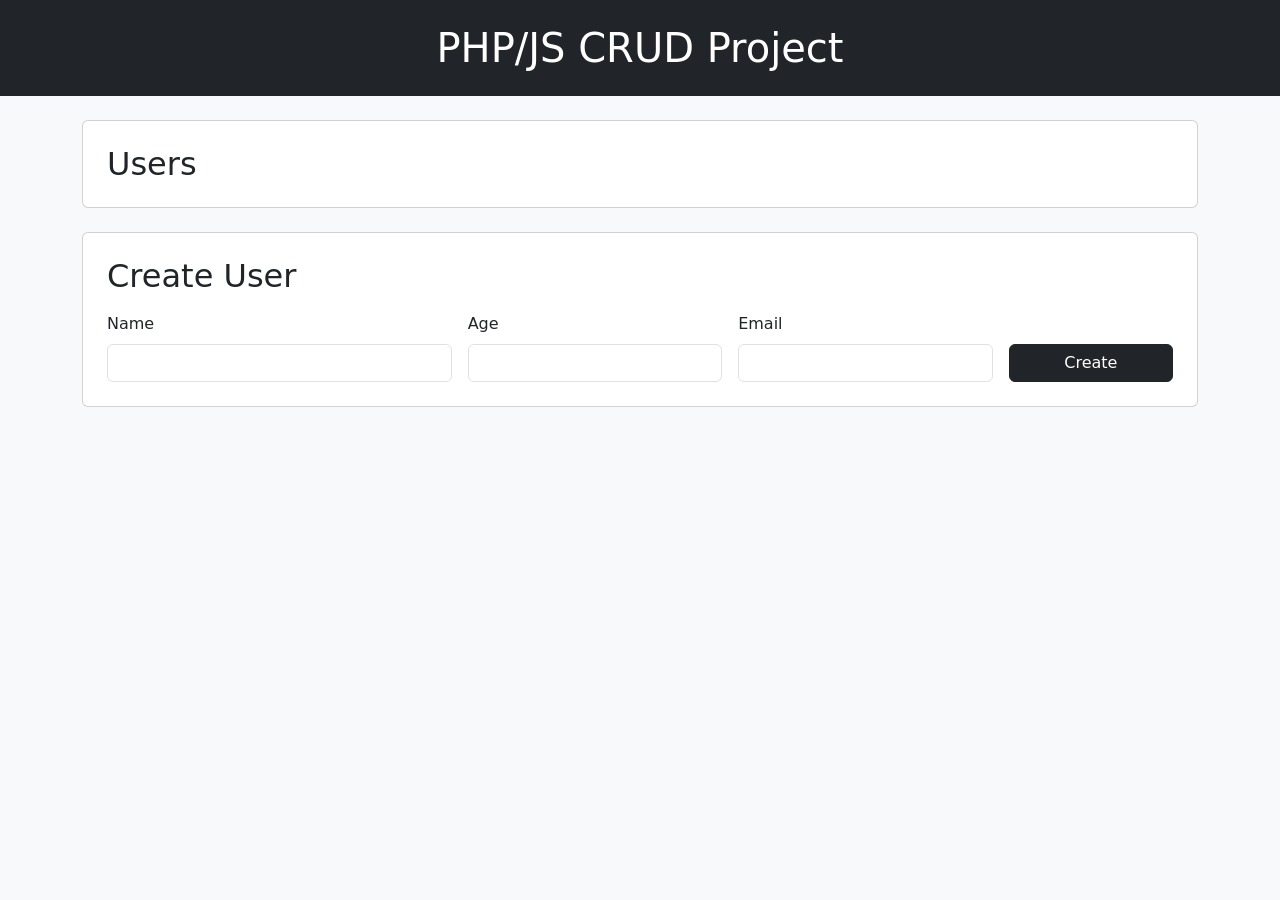
<file: frontend/index.html>
<!DOCTYPE html>
<html lang="en">

<head>
    <meta charset="UTF-8">
    <meta name="viewport" content="width=device-width, initial-scale=1.0">
    <title>CRUD JS Project</title>
    <link rel="stylesheet" href="styles/reset.css">
    <link href="https://cdn.jsdelivr.net/npm/bootstrap@5.3.8/dist/css/bootstrap.min.css" rel="stylesheet"
        integrity="sha384-sRIl4kxILFvY47J16cr9ZwB07vP4J8+LH7qKQnuqkuIAvNWLzeN8tE5YBujZqJLB" crossorigin="anonymous">
    <link rel="stylesheet" href="styles/style.css">
</head>

<body>
    <header class="bg-dark text-white py-4 mb-4">
        <h1 class="text-center m-0">PHP/JS CRUD Project</h1>
    </header>
    <main class="container">
        <section class="card p-4 mb-4">
            <h2 class="mb-3">Users</h2>
            <div class="row g-3" id="users"></div>
        </section>
        <section class="card p-4">
            <h2 class="mb-3" id="form-title">Create User</h2>
            <div id="form-error" class="alert alert-danger d-none" role="alert"></div>
            <form id="create-user-form" class="row g-3 align-items-end">
                <div class="col-md-4">
                    <label for="name" class="form-label">Name</label>
                    <input type="text" class="form-control" id="name" name="name" required>
                </div>
                <div class="col-md-3">
                    <label for="age" class="form-label">Age</label>
                    <input type="number" class="form-control" id="age" name="age" required>
                </div>
                <div class="col-md-3">
                    <label for="email" class="form-label">Email</label>
                    <input type="email" class="form-control" id="email" name="email" required>
                </div>
                <div class="col-md-2 d-flex gap-2">
                    <button type="submit" class="btn btn-dark flex-fill">Create</button>
                    <button type="button" id="cancel-edit" class="btn btn-outline-secondary" style="display:none;">Cancel</button>
                </div>
            </form>
        </section>
    </main>
    <script type="module" src="app.js"></script>
</body>

</html>
</file>
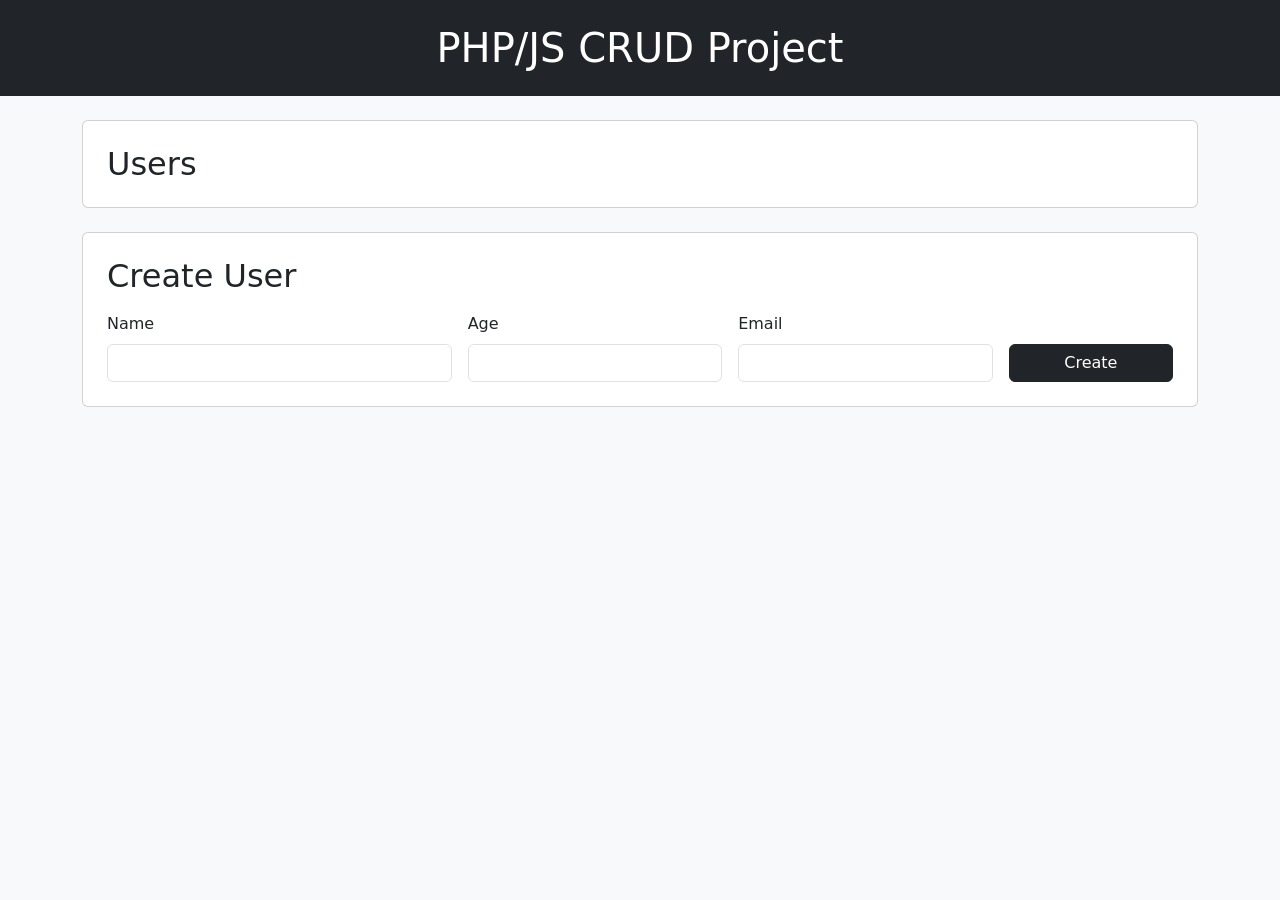
<file: src/index.html>
<!DOCTYPE html>
<html lang="en">

<head>
    <meta charset="UTF-8">
    <meta name="viewport" content="width=device-width, initial-scale=1.0">
    <title>CRUD JS Project</title>
    <link rel="stylesheet" href="styles/reset.css">
    <link href="https://cdn.jsdelivr.net/npm/bootstrap@5.3.8/dist/css/bootstrap.min.css" rel="stylesheet"
        integrity="sha384-sRIl4kxILFvY47J16cr9ZwB07vP4J8+LH7qKQnuqkuIAvNWLzeN8tE5YBujZqJLB" crossorigin="anonymous">
    <link rel="stylesheet" href="styles/style.css">
</head>

<body>
    <header class="bg-dark text-white py-4 mb-4">
        <h1 class="text-center m-0">PHP/JS CRUD Project</h1>
    </header>
    <main class="container">
        <section class="card p-4 mb-4">
            <h2 class="mb-3">Users</h2>
            <div class="row g-3" id="users"></div>
        </section>
        <section class="card p-4">
            <h2 class="mb-3" id="form-title">Create User</h2>
            <div id="form-error" class="alert alert-danger d-none" role="alert"></div>
            <form id="create-user-form" class="row g-3 align-items-end">
                <div class="col-md-4">
                    <label for="name" class="form-label">Name</label>
                    <input type="text" class="form-control" id="name" name="name" required>
                </div>
                <div class="col-md-3">
                    <label for="age" class="form-label">Age</label>
                    <input type="number" class="form-control" id="age" name="age" required>
                </div>
                <div class="col-md-3">
                    <label for="email" class="form-label">Email</label>
                    <input type="email" class="form-control" id="email" name="email" required>
                </div>
                <div class="col-md-2 d-flex gap-2">
                    <button type="submit" class="btn btn-dark flex-fill">Create</button>
                    <button type="button" id="cancel-edit" class="btn btn-outline-secondary"
                        style="display:none;">Cancel</button>
                </div>
            </form>
        </section>
    </main>
    <script type="module" src="app.js"></script>
</body>

</html>
</file>
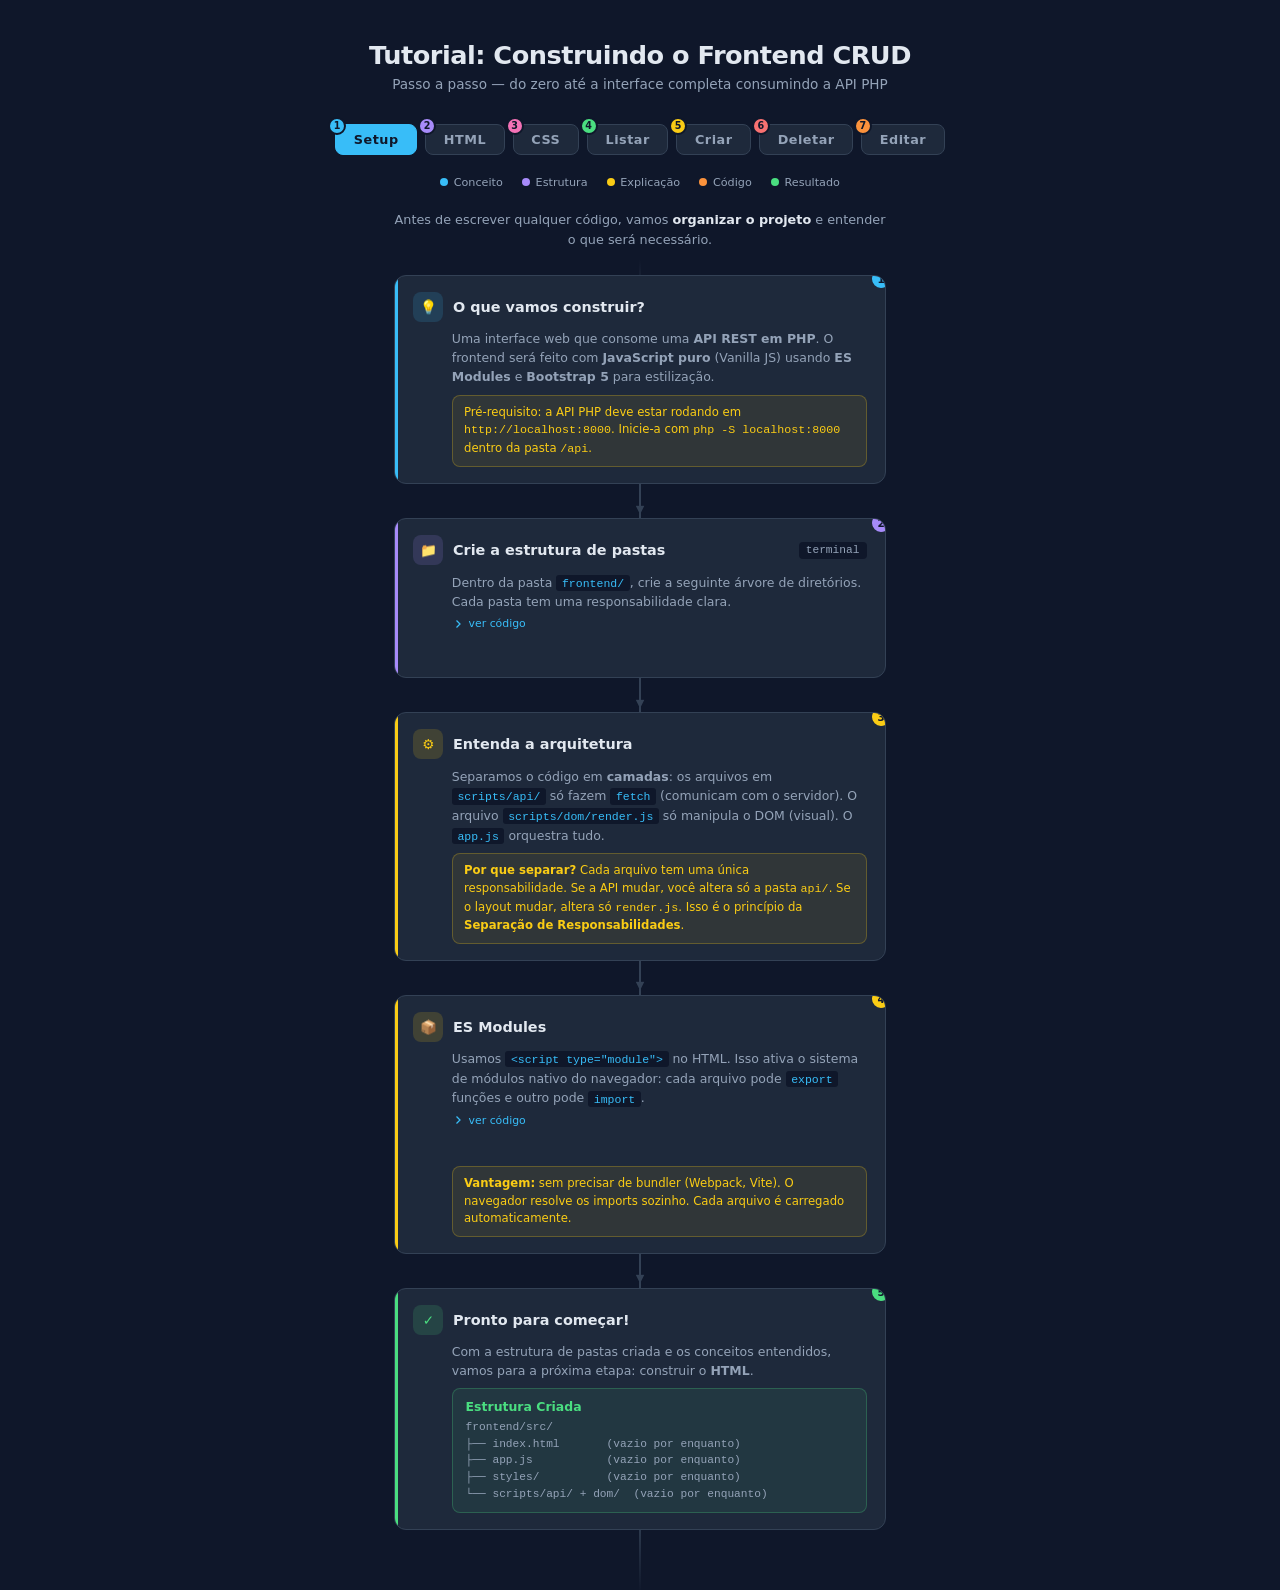
<file: flow.html>
<!DOCTYPE html>
<html lang="pt-BR">

<head>
    <meta charset="UTF-8">
    <meta name="viewport" content="width=device-width, initial-scale=1.0">
    <title>Tutorial — Construindo o Frontend CRUD</title>
    <style>
        * {
            margin: 0;
            padding: 0;
            box-sizing: border-box
        }

        :root {
            --bg: #0f172a;
            --surface: #1e293b;
            --border: #334155;
            --text: #e2e8f0;
            --muted: #94a3b8;
            --accent: #38bdf8;
            --green: #4ade80;
            --yellow: #facc15;
            --red: #f87171;
            --purple: #a78bfa;
            --orange: #fb923c;
            --pink: #f472b6;
        }

        body {
            background: var(--bg);
            color: var(--text);
            font-family: 'Segoe UI', system-ui, sans-serif;
            min-height: 100vh;
            overflow-x: hidden
        }

        header {
            text-align: center;
            padding: 2.5rem 1rem 1rem;
            position: relative
        }

        header h1 {
            font-size: 1.6rem;
            font-weight: 700;
            letter-spacing: -.5px
        }

        header p {
            color: var(--muted);
            font-size: .85rem;
            margin-top: .35rem
        }

        .method-tabs {
            display: flex;
            justify-content: center;
            gap: .5rem;
            padding: 1rem;
            flex-wrap: wrap
        }

        .method-tab {
            padding: .45rem 1.1rem;
            border-radius: 8px;
            border: 1px solid var(--border);
            background: var(--surface);
            color: var(--muted);
            cursor: pointer;
            font-size: .8rem;
            font-weight: 600;
            letter-spacing: .5px;
            transition: all .2s;
            user-select: none;
            position: relative;
        }

        .method-tab:hover {
            border-color: var(--accent);
            color: var(--text)
        }

        .method-tab.active {
            background: var(--accent);
            color: var(--bg);
            border-color: var(--accent)
        }

        .method-tab[data-method="SETUP"] {
            --c: var(--accent)
        }

        .method-tab[data-method="HTML"] {
            --c: var(--purple)
        }

        .method-tab[data-method="CSS"] {
            --c: var(--pink)
        }

        .method-tab[data-method="GET"] {
            --c: var(--green)
        }

        .method-tab[data-method="POST"] {
            --c: var(--yellow)
        }

        .method-tab[data-method="DELETE"] {
            --c: var(--red)
        }

        .method-tab[data-method="EDIT"] {
            --c: var(--orange)
        }

        .method-tab.active {
            background: var(--c);
            border-color: var(--c)
        }

        .tab-number {
            position: absolute;
            top: -8px;
            left: -8px;
            width: 18px;
            height: 18px;
            border-radius: 50%;
            background: var(--accent);
            color: var(--bg);
            font-size: .6rem;
            font-weight: 700;
            display: flex;
            align-items: center;
            justify-content: center;
            border: 2px solid var(--bg);
        }

        .method-tab[data-method="SETUP"] .tab-number {
            background: var(--accent)
        }

        .method-tab[data-method="HTML"] .tab-number {
            background: var(--purple)
        }

        .method-tab[data-method="CSS"] .tab-number {
            background: var(--pink)
        }

        .method-tab[data-method="GET"] .tab-number {
            background: var(--green)
        }

        .method-tab[data-method="POST"] .tab-number {
            background: var(--yellow);
            color: var(--bg)
        }

        .method-tab[data-method="DELETE"] .tab-number {
            background: var(--red)
        }

        .method-tab[data-method="EDIT"] .tab-number {
            background: var(--orange)
        }

        .flow-container {
            max-width: 540px;
            margin: 0 auto;
            padding: 1rem 1.5rem 3rem;
            position: relative;
        }

        .flow-line {
            position: absolute;
            left: 50%;
            top: 0;
            bottom: 0;
            width: 2px;
            background: linear-gradient(to bottom, transparent, var(--border) 80px, var(--border) calc(100% - 80px), transparent);
            transform: translateX(-1px);
            z-index: 0;
        }

        .step {
            position: relative;
            z-index: 1;
            margin-bottom: 1rem;
            opacity: 0;
            transform: translateY(18px);
            transition: opacity .4s ease, transform .4s ease;
        }

        .step.visible {
            opacity: 1;
            transform: translateY(0)
        }

        .step-card {
            background: var(--surface);
            border: 1px solid var(--border);
            border-radius: 12px;
            padding: 1rem 1.15rem;
            position: relative;
            overflow: hidden;
            transition: border-color .25s, box-shadow .25s;
        }

        .step-card:hover {
            border-color: var(--accent);
            box-shadow: 0 0 20px rgba(56, 189, 248, .08)
        }

        .step-card::before {
            content: '';
            position: absolute;
            left: 0;
            top: 0;
            bottom: 0;
            width: 3px;
            background: var(--step-color, var(--accent));
            border-radius: 3px 0 0 3px;
        }

        .step-header {
            display: flex;
            align-items: center;
            gap: .6rem;
            margin-bottom: .45rem
        }

        .step-icon {
            width: 30px;
            height: 30px;
            border-radius: 8px;
            display: flex;
            align-items: center;
            justify-content: center;
            font-size: .85rem;
            flex-shrink: 0;
            background: color-mix(in srgb, var(--step-color, var(--accent)) 15%, transparent);
            color: var(--step-color, var(--accent));
        }

        .step-number {
            position: absolute;
            top: -.45rem;
            right: -.45rem;
            width: 22px;
            height: 22px;
            border-radius: 50%;
            background: var(--step-color, var(--accent));
            color: var(--bg);
            font-size: .65rem;
            font-weight: 700;
            display: flex;
            align-items: center;
            justify-content: center;
            border: 2px solid var(--surface);
        }

        .step-title {
            font-weight: 600;
            font-size: .9rem
        }

        .step-file {
            font-size: .7rem;
            color: var(--muted);
            font-family: 'Fira Code', monospace;
            background: var(--bg);
            padding: .15rem .45rem;
            border-radius: 4px;
            margin-left: auto;
            white-space: nowrap;
        }

        .step-body {
            font-size: .78rem;
            color: var(--muted);
            line-height: 1.55;
            padding-left: 2.4rem
        }

        .step-body code {
            background: var(--bg);
            padding: .1rem .35rem;
            border-radius: 3px;
            font-family: 'Fira Code', monospace;
            font-size: .72rem;
            color: var(--accent);
        }

        .arrow {
            text-align: center;
            position: relative;
            z-index: 1;
            height: 18px;
            display: flex;
            align-items: center;
            justify-content: center;
            color: var(--border);
            font-size: .7rem;
        }

        .step-detail {
            margin-top: .5rem;
            padding: .55rem .7rem;
            background: var(--bg);
            border-radius: 6px;
            font-size: .72rem;
            font-family: 'Fira Code', monospace;
            color: var(--green);
            line-height: 1.6;
            margin-left: 2.4rem;
            white-space: pre-wrap;
            border: 1px solid color-mix(in srgb, var(--step-color, var(--accent)) 20%, transparent);
            max-height: 0;
            overflow: hidden;
            opacity: 0;
            transition: max-height .35s ease, opacity .3s ease, margin-top .3s ease;
        }

        .step-detail.open {
            max-height: 3400px;
            opacity: 1
        }

        .toggle-detail {
            display: inline-flex;
            align-items: center;
            gap: .3rem;
            font-size: .68rem;
            color: var(--accent);
            cursor: pointer;
            margin-top: .35rem;
            margin-left: 2.4rem;
            user-select: none;
            transition: color .2s;
        }

        .toggle-detail:hover {
            color: var(--text)
        }

        .toggle-detail svg {
            width: 12px;
            height: 12px;
            transition: transform .25s
        }

        .toggle-detail.open svg {
            transform: rotate(90deg)
        }

        .response-box {
            margin-top: .5rem;
            padding: .6rem .8rem;
            border-radius: 8px;
            background: color-mix(in srgb, var(--green) 8%, var(--surface));
            border: 1px solid color-mix(in srgb, var(--green) 25%, transparent);
            margin-left: 2.4rem;
        }

        .response-box .status {
            font-weight: 700;
            font-size: .78rem;
            color: var(--green)
        }

        .response-box pre {
            font-size: .7rem;
            font-family: 'Fira Code', monospace;
            color: var(--muted);
            margin-top: .3rem;
            line-height: 1.5;
            white-space: pre-wrap;
        }

        .tip-box {
            margin-top: .5rem;
            padding: .5rem .7rem;
            border-radius: 8px;
            background: color-mix(in srgb, var(--yellow) 8%, var(--surface));
            border: 1px solid color-mix(in srgb, var(--yellow) 25%, transparent);
            margin-left: 2.4rem;
            font-size: .73rem;
            color: var(--yellow);
            line-height: 1.5;
        }

        .tip-box strong {
            color: var(--yellow)
        }

        .legend {
            display: flex;
            justify-content: center;
            gap: 1.2rem;
            padding: .8rem;
            flex-wrap: wrap;
            margin-top: -.5rem;
            margin-bottom: .5rem;
        }

        .legend-item {
            display: flex;
            align-items: center;
            gap: .35rem;
            font-size: .7rem;
            color: var(--muted)
        }

        .legend-dot {
            width: 8px;
            height: 8px;
            border-radius: 50%
        }

        .section-intro {
            max-width: 540px;
            margin: 0 auto;
            padding: 0 1.5rem .5rem;
            font-size: .8rem;
            color: var(--muted);
            line-height: 1.6;
            text-align: center;
        }

        .section-intro strong {
            color: var(--text)
        }

        @media(max-width:560px) {
            .flow-container {
                padding: 1rem
            }

            .step-file {
                display: none
            }
        }
    </style>
</head>

<body>

    <header>
        <h1>Tutorial: Construindo o Frontend CRUD</h1>
        <p>Passo a passo — do zero até a interface completa consumindo a API PHP</p>
    </header>

    <div class="method-tabs" id="tabs">
        <div class="method-tab active" data-method="SETUP"><span class="tab-number">1</span>Setup</div>
        <div class="method-tab" data-method="HTML"><span class="tab-number">2</span>HTML</div>
        <div class="method-tab" data-method="CSS"><span class="tab-number">3</span>CSS</div>
        <div class="method-tab" data-method="GET"><span class="tab-number">4</span>Listar</div>
        <div class="method-tab" data-method="POST"><span class="tab-number">5</span>Criar</div>
        <div class="method-tab" data-method="DELETE"><span class="tab-number">6</span>Deletar</div>
        <div class="method-tab" data-method="EDIT"><span class="tab-number">7</span>Editar</div>
    </div>

    <div class="legend">
        <div class="legend-item">
            <div class="legend-dot" style="background:var(--accent)"></div> Conceito
        </div>
        <div class="legend-item">
            <div class="legend-dot" style="background:var(--purple)"></div> Estrutura
        </div>
        <div class="legend-item">
            <div class="legend-dot" style="background:var(--yellow)"></div> Explicação
        </div>
        <div class="legend-item">
            <div class="legend-dot" style="background:var(--orange)"></div> Código
        </div>
        <div class="legend-item">
            <div class="legend-dot" style="background:var(--green)"></div> Resultado
        </div>
    </div>

    <div class="section-intro" id="intro"></div>

    <div class="flow-container">
        <div class="flow-line"></div>
        <div id="flow"></div>
    </div>

    <script>
        const bt = String.fromCharCode(96);
        const flows = {

            // ═══════════════════════════════════════
            // ETAPA 1 — SETUP
            // ═══════════════════════════════════════
            SETUP: {
                intro: 'Antes de escrever qualquer código, vamos <strong>organizar o projeto</strong> e entender o que será necessário.',
                steps: [
                    {
                        icon: '&#128161;', title: 'O que vamos construir?', file: '',
                        color: 'var(--accent)',
                        body: 'Uma interface web que consome uma <strong>API REST em PHP</strong>. O frontend será feito com <strong>JavaScript puro</strong> (Vanilla JS) usando <strong>ES Modules</strong> e <strong>Bootstrap 5</strong> para estilização.',
                        tip: 'Pré-requisito: a API PHP deve estar rodando em <code>http://localhost:8000</code>. Inicie-a com <code>php -S localhost:8000</code> dentro da pasta <code>/api</code>.',
                    },
                    {
                        icon: '&#128193;', title: 'Crie a estrutura de pastas', file: 'terminal',
                        color: 'var(--purple)',
                        body: 'Dentro da pasta <code>frontend/</code>, crie a seguinte árvore de diretórios. Cada pasta tem uma responsabilidade clara.',
                        detail: `frontend/\n└── src/\n    ├── index.html          ← página principal\n    ├── app.js              ← orquestrador (imports + lógica)\n    ├── styles/\n    │   ├── reset.css        ← CSS reset moderno\n    │   └── style.css        ← estilos personalizados\n    └── scripts/\n        ├── api/\n        │   ├── read.js      ← GET (listar)\n        │   ├── create.js    ← POST (criar)\n        │   ├── update.js    ← PUT + PATCH (editar)\n        │   └── delete.js    ← DELETE (deletar)\n        └── dom/\n            └── render.js    ← renderização dos cards`,
                    },
                    {
                        icon: '&#9881;', title: 'Entenda a arquitetura', file: '',
                        color: 'var(--yellow)',
                        body: 'Separamos o código em <strong>camadas</strong>: os arquivos em <code>scripts/api/</code> só fazem <code>fetch</code> (comunicam com o servidor). O arquivo <code>scripts/dom/render.js</code> só manipula o DOM (visual). O <code>app.js</code> orquestra tudo.',
                        tip: '<strong>Por que separar?</strong> Cada arquivo tem uma única responsabilidade. Se a API mudar, você altera só a pasta <code>api/</code>. Se o layout mudar, altera só <code>render.js</code>. Isso é o princípio da <strong>Separação de Responsabilidades</strong>.',
                    },
                    {
                        icon: '&#128230;', title: 'ES Modules', file: '',
                        color: 'var(--yellow)',
                        body: 'Usamos <code>&lt;script type="module"&gt;</code> no HTML. Isso ativa o sistema de módulos nativo do navegador: cada arquivo pode <code>export</code> funções e outro pode <code>import</code>.',
                        detail: `// create.js exporta uma função:\nexport async function createUser(apiUrl, data) { ... }\n\n// app.js importa ela:\nimport { createUser } from './scripts/api/create.js';`,
                        tip: '<strong>Vantagem:</strong> sem precisar de bundler (Webpack, Vite). O navegador resolve os imports sozinho. Cada arquivo é carregado automaticamente.',
                    },
                    {
                        icon: '&#10003;', title: 'Pronto para começar!', file: '',
                        color: 'var(--green)',
                        body: 'Com a estrutura de pastas criada e os conceitos entendidos, vamos para a próxima etapa: construir o <strong>HTML</strong>.',
                        response: { status: 'Estrutura Criada', body: 'frontend/src/\n├── index.html       (vazio por enquanto)\n├── app.js           (vazio por enquanto)\n├── styles/          (vazio por enquanto)\n└── scripts/api/ + dom/  (vazio por enquanto)' },
                    },
                ],
            },

            // ═══════════════════════════════════════
            // ETAPA 2 — HTML
            // ═══════════════════════════════════════
            HTML: {
                intro: 'Vamos construir o <strong>index.html</strong> — a estrutura visual da aplicação usando Bootstrap 5.',
                steps: [
                    {
                        icon: '&#128196;', title: 'Esqueleto do HTML', file: 'index.html',
                        color: 'var(--accent)',
                        body: 'Comece com a estrutura básica: <code>&lt;!DOCTYPE html&gt;</code>, meta tags, e os links para CSS. Usamos <strong>3 folhas de estilo</strong> em ordem específica.',
                        detail: `<!DOCTYPE html>\n<html lang="en">\n<head>\n  <meta charset="UTF-8">\n  <meta name="viewport"\n    content="width=device-width, initial-scale=1.0">\n  <title>CRUD JS Project<\/title>\n\n  <!-- 1. Nosso reset primeiro -->\n  <link rel="stylesheet" href="styles/reset.css">\n\n  <!-- 2. Bootstrap via CDN -->\n  <link href="https://cdn.jsdelivr.net/npm/\n    bootstrap@5.3.8/dist/css/bootstrap.min.css"\n    rel="stylesheet">\n\n  <!-- 3. Nosso CSS por último (sobrescreve) -->\n  <link rel="stylesheet" href="styles/style.css">\n<\/head>\n<body>\n  <!-- conteúdo aqui -->\n<\/body>\n<\/html>`,
                        tip: '<strong>Ordem importa!</strong> O reset.css normaliza o comportamento padrão, o Bootstrap adiciona os componentes, e o style.css permite que você sobrescreva o que precisar.',
                    },
                    {
                        icon: '&#9776;', title: 'Header da página', file: 'index.html',
                        color: 'var(--purple)',
                        body: 'Adicione um cabeçalho escuro com o título do projeto usando classes do Bootstrap.',
                        detail: `<body>\n  <header class="bg-dark text-white py-4 mb-4">\n    <h1 class="text-center m-0">PHP/JS CRUD Project<\/h1>\n  <\/header>\n\n  <main class="container">\n    <!-- seções aqui -->\n  <\/main>\n<\/body>`,
                    },
                    {
                        icon: '&#127922;', title: 'Seção de usuários (cards)', file: 'index.html',
                        color: 'var(--purple)',
                        body: 'Crie um card com uma <code>&lt;div id="users"&gt;</code> vazia. É aqui que o JavaScript vai inserir os cards de cada usuário dinamicamente.',
                        detail: `<main class="container">\n  <section class="card p-4 mb-4">\n    <h2 class="mb-3">Users</h2>\n    <div class="row g-3" id="users">\n      <!-- cards serão inseridos pelo JS -->\n    </div>\n  </section>\n\n  <!-- formulário vem aqui -->\n</main>`,
                        tip: '<strong>id="users"</strong> é essencial — o JavaScript usa esse id para encontrar onde inserir os cards. A classe <code>row g-3</code> cria um grid responsivo do Bootstrap.',
                    },
                    {
                        icon: '&#9998;', title: 'Formulário de criação', file: 'index.html',
                        color: 'var(--purple)',
                        body: 'Adicione o formulário com 3 campos (<code>name</code>, <code>age</code>, <code>email</code>), um botão de submit e um botão Cancel (inicialmente escondido, usado na edição).',
                        detail: `<section class="card p-4">\n  <h2 class="mb-3" id="form-title">Create User</h2>\n\n  <!-- Alerta de erro (escondido por padrão) -->\n  <div id="form-error"\n    class="alert alert-danger d-none"\n    role="alert"></div>\n\n  <form id="create-user-form"\n    class="row g-3 align-items-end">\n\n    <div class="col-md-4">\n      <label for="name" class="form-label">Name</label>\n      <input type="text" class="form-control"\n        id="name" name="name" required>\n    </div>\n\n    <div class="col-md-3">\n      <label for="age" class="form-label">Age</label>\n      <input type="number" class="form-control"\n        id="age" name="age" required>\n    </div>\n\n    <div class="col-md-3">\n      <label for="email" class="form-label">Email</label>\n      <input type="email" class="form-control"\n        id="email" name="email" required>\n    </div>\n\n    <div class="col-md-2 d-flex gap-2">\n      <button type="submit"\n        class="btn btn-dark flex-fill">Create</button>\n      <button type="button" id="cancel-edit"\n        class="btn btn-outline-secondary"\n        style="display:none;">Cancel</button>\n    </div>\n  </form>\n</section>`,
                        tip: '<strong>IDs importantes:</strong> <code>form-title</code> muda de "Create" para "Edit". <code>form-error</code> mostra erros da API. <code>cancel-edit</code> fica escondido até entrar no modo de edição.',
                    },
                    {
                        icon: '&#9889;', title: 'Carregue o app.js como module', file: 'index.html',
                        color: 'var(--orange)',
                        body: 'Antes de fechar o <code>&lt;/body&gt;</code>, adicione o script principal. O <code>type="module"</code> ativa ES Modules e garante que o script execute após o DOM estar pronto.',
                        detail: `  <!-- Antes de <\/body> -->\n  <script type="module" src="app.js"><\/script>\n<\/body>\n<\/html>`,
                        tip: 'Scripts do tipo <code>module</code> são automaticamente <strong>defer</strong> — executam após o HTML ser parseado. Por isso não precisamos de <code>DOMContentLoaded</code> para os imports, mas usamos para a renderização inicial.',
                    },
                    {
                        icon: '&#10003;', title: 'HTML completo!', file: '',
                        color: 'var(--green)',
                        body: 'O HTML está pronto. Se abrir no navegador agora, vai ver o layout com header, card vazio e formulário — mas sem funcionalidade ainda.',
                        response: { status: 'Visual base pronto', body: '┌──────────────────────────────────┐\n│      PHP/JS CRUD Project         │\n├──────────────────────────────────┤\n│  Users                           │\n│  (vazio — JS ainda não roda)     │\n│  ──────────────────────────────  │\n│  Name [___] Age [__] Email [___] │\n│  [Create]                        │\n└──────────────────────────────────┘' },
                    },
                ],
            },

            // ═══════════════════════════════════════
            // ETAPA 3 — CSS
            // ═══════════════════════════════════════
            CSS: {
                intro: 'Dois arquivos CSS pequenos mas importantes: um <strong>reset moderno</strong> e os <strong>estilos customizados</strong>.',
                steps: [
                    {
                        icon: '&#128161;', title: 'Por que usar um CSS Reset?', file: '',
                        color: 'var(--accent)',
                        body: 'Cada navegador tem estilos padrão diferentes (margens, fontes, tamanhos). O reset normaliza tudo para que seu CSS funcione de forma consistente em qualquer browser.',
                    },
                    {
                        icon: '&#127912;', title: 'Crie o reset.css', file: 'styles/reset.css',
                        color: 'var(--orange)',
                        body: 'Um reset moderno e completo. Cada regra resolve um problema específico de inconsistência entre navegadores.',
                        detail: `/* 1. Box-sizing intuitivo */\n*, *::before, *::after {\n  box-sizing: border-box;\n}\n\n/* 2. Remove margens padrão */\n*:not(dialog) {\n  margin: 0;\n}\n\n/* 3. Animações respeitam preferência do SO */\n@media (prefers-reduced-motion: no-preference) {\n  html {\n    interpolate-size: allow-keywords;\n  }\n}\n\nbody {\n  /* 4. Line-height acessível */\n  line-height: 1.5;\n  /* 5. Texto mais nítido */\n  -webkit-font-smoothing: antialiased;\n}\n\n/* 6. Imagens e mídias responsivas */\nimg, picture, video, canvas, svg {\n  display: block;\n  max-width: 100%;\n}\n\n/* 7. Inputs herdam a fonte do pai */\ninput, button, textarea, select {\n  font: inherit;\n}\n\n/* 8. Textos não vazam do container */\np, h1, h2, h3, h4, h5, h6 {\n  overflow-wrap: break-word;\n}\n\n/* 9. Quebra de linha inteligente */\np { text-wrap: pretty; }\nh1, h2, h3, h4, h5, h6 { text-wrap: balance; }\n\n/* 10. Contexto de stacking */\n#root, #__next { isolation: isolate; }\n\nul { list-style: none; margin: 0; padding: 0; }`,
                        tip: 'Esse reset é baseado no "Modern CSS Reset" de Josh Comeau — uma referência popular na comunidade frontend.',
                    },
                    {
                        icon: '&#127912;', title: 'Crie o style.css', file: 'styles/style.css',
                        color: 'var(--orange)',
                        body: 'Apenas duas propriedades! O Bootstrap cuida de quase tudo. Só precisamos garantir que o body ocupe a tela toda e tenha o fundo cinza claro.',
                        detail: `body {\n  min-height: 100vh;\n  background-color: #f8f9fa;\n}`,
                        tip: '<strong>Menos é mais.</strong> Como usamos Bootstrap, nosso CSS customizado é mínimo. O <code>#f8f9fa</code> é o cinza clarinho que o Bootstrap usa como <code>bg-light</code>.',
                    },
                    {
                        icon: '&#10003;', title: 'CSS pronto!', file: '',
                        color: 'var(--green)',
                        body: 'Com o reset e o style.css, o visual base está sólido. Agora vamos dar vida à página com <strong>JavaScript</strong>!',
                    },
                ],
            },

            // ═══════════════════════════════════════
            // ETAPA 4 — GET (LISTAR)
            // ═══════════════════════════════════════
            GET: {
                intro: 'A primeira funcionalidade: <strong>buscar os usuários na API e exibi-los como cards</strong>. Começamos pelo mais simples e construímos a base para tudo que vem depois.',
                steps: [
                    {
                        icon: '&#128161;', title: 'O plano', file: '',
                        color: 'var(--accent)',
                        body: 'Precisamos de 3 coisas: (1) uma função que faça <code>GET</code> na API, (2) uma função que transforme os dados em cards HTML, e (3) um gatilho que chame tudo quando a página carregar.',
                    },
                    {
                        icon: '&#8644;', title: 'Crie read.js — buscar dados', file: 'scripts/api/read.js',
                        color: 'var(--orange)',
                        body: 'Este é o arquivo mais simples da camada de API. Faz um <code>fetch</code> GET (método padrão), converte para JSON e retorna a lista de usuários.',
                        detail: `export async function getUsers(apiUrl) {\n  const response = await fetch(apiUrl);\n  const data = await response.json();\n\n  if (!response.ok) {\n    throw new Error(\n      data.error || 'Failed to fetch users'\n    );\n  }\n\n  return data.users;\n}`,
                        tip: '<strong>export</strong> torna a função disponível para outros arquivos importarem. <strong>async/await</strong> permite escrever código assíncrono de forma legível. <strong>response.ok</strong> é <code>true</code> se o status HTTP for 200-299.',
                    },
                    {
                        icon: '&#9776;', title: 'Crie render.js — exibir cards', file: 'scripts/dom/render.js',
                        color: 'var(--orange)',
                        body: 'Este arquivo cuida da parte visual. Importa <code>getUsers</code>, busca os dados e cria um card Bootstrap para cada usuário. Também mantém um <strong>cache</strong> da lista.',
                        detail: `import { getUsers } from '../api/read.js';\n\nlet usersCache = [];\n\nexport function findUserById(id) {\n  return usersCache.find(\n    (user) => user.id === id\n  );\n}\n\nexport async function renderUsers(apiUrl) {\n  const users = await getUsers(apiUrl);\n  usersCache = users;\n\n  const usersSection =\n    document.getElementById('users');\n\n  if (users.length === 0) {\n    usersSection.innerHTML =\n      '<p class="text-muted">No users found.</p>';\n    return;\n  }\n\n  usersSection.innerHTML = '';\n\n  users.forEach((user) => {\n    const userDiv = document.createElement('div');\n    userDiv.classList.add('col-md-3');\n\n    userDiv.innerHTML = ${bt}\n      <div class="card user-card h-100"\n           id="\${user.id}">\n        <div class="card-body">\n          <h5 class="card-title">\n            \${user.name}\n          </h5>\n          <p class="card-text mb-1">\n            <strong>Age:</strong> \${user.age}\n          </p>\n          <p class="card-text">\n            <strong>Email:</strong> \${user.email}\n          </p>\n        </div>\n        <div class="card-footer d-flex gap-2">\n          <button data-action="edit">Edit</button>\n          <button data-action="delete">Delete</button>\n        </div>\n      </div>\n    ${bt};\n\n    usersSection.appendChild(userDiv);\n  });\n}`,
                    },
                    {
                        icon: '&#128161;', title: 'Entenda o usersCache', file: 'render.js',
                        color: 'var(--yellow)',
                        body: 'O <code>usersCache</code> guarda a última lista buscada. A função <code>findUserById()</code> faz lookup local — sem precisar chamar a API de novo. Será usada na edição e deleção.',
                        tip: '<strong>data-action="edit"</strong> e <strong>data-action="delete"</strong> nos botões são atributos customizados. Vamos usá-los mais tarde para detectar qual botão foi clicado via <strong>delegação de eventos</strong>.',
                    },
                    {
                        icon: '&#9733;', title: 'Primeira parte do app.js', file: 'app.js',
                        color: 'var(--orange)',
                        body: 'Agora conectamos tudo. Por enquanto, o <code>app.js</code> só precisa importar <code>renderUsers</code> e chamar quando a página carregar. <strong>Não escreva o arquivo inteiro ainda</strong> — vamos adicionar aos poucos.',
                        detail: `import { renderUsers } from\n  './scripts/dom/render.js';\n\nconst apiUrl =\n  'http://localhost:8000/api/users';\n\n// Quando o DOM estiver pronto, renderiza\ndocument.addEventListener(\n  'DOMContentLoaded',\n  () => renderUsers(apiUrl)\n);`,
                        tip: '<strong>DOMContentLoaded</strong> dispara quando o HTML foi parseado (sem esperar imagens/CSS). É o momento seguro para manipular o DOM.',
                    },
                    {
                        icon: '&#10003;', title: 'Teste no navegador!', file: '',
                        color: 'var(--green)',
                        body: 'Abra o <code>index.html</code> (com a API PHP rodando). Você deve ver os cards dos usuários! Abra o <strong>DevTools > Network</strong> e veja a requisição GET acontecendo.',
                        response: { status: 'Listagem funcionando', body: '┌─────────────┐  ┌─────────────┐\n│  João        │  │  Ana         │\n│  Age: 25     │  │  Age: 30     │\n│  joao@...    │  │  ana@...     │\n│ [Edit][Del]  │  │ [Edit][Del]  │\n└─────────────┘  └─────────────┘\n\n(botões ainda não funcionam)' },
                    },
                ],
            },

            // ═══════════════════════════════════════
            // ETAPA 5 — POST (CRIAR)
            // ═══════════════════════════════════════
            POST: {
                intro: 'Agora vamos fazer o formulário <strong>criar usuários novos</strong>. Envolve capturar o submit, enviar POST para a API e atualizar a lista.',
                steps: [
                    {
                        icon: '&#8644;', title: 'Crie create.js — enviar dados', file: 'scripts/api/create.js',
                        color: 'var(--orange)',
                        body: 'Similar ao <code>read.js</code>, mas agora usamos o método <code>POST</code> com um corpo JSON. Note a conversão de <code>age</code> para <code>Number</code>.',
                        detail: `export async function createUser(\n  apiUrl, { name, age, email }\n) {\n  const response = await fetch(apiUrl, {\n    method: 'POST',\n    headers: {\n      'Content-Type': 'application/json'\n    },\n    body: JSON.stringify({\n      name,\n      age: Number(age),\n      email\n    }),\n  });\n\n  const data = await response.json();\n\n  if (!response.ok) {\n    throw new Error(\n      data.error || 'Failed to create user'\n    );\n  }\n\n  return data;\n}`,
                        tip: '<strong>Por que <code>Number(age)</code>?</strong> Os inputs HTML sempre retornam strings. A API espera um número para <code>age</code>, então convertemos antes de enviar.',
                    },
                    {
                        icon: '&#128161;', title: 'Entenda o padrão de erro', file: '',
                        color: 'var(--yellow)',
                        body: 'Todos os arquivos da camada API seguem o mesmo padrão: se <code>response.ok</code> for <code>false</code>, jogam um <code>throw new Error()</code>. Isso permite que o <code>app.js</code> use <code>try/catch</code> para exibir mensagens ao usuário.',
                        tip: 'A API PHP retorna <code>{"error": "mensagem"}</code> quando algo dá errado. O <code>data.error</code> extrai essa mensagem.',
                    },
                    {
                        icon: '&#9881;', title: 'Funções de erro no app.js', file: 'app.js',
                        color: 'var(--orange)',
                        body: 'Adicione duas funções auxiliares para mostrar/esconder o alerta de erro do Bootstrap que criamos no HTML.',
                        detail: `// Adicione ao app.js:\n\nconst formError =\n  document.getElementById('form-error');\n\nfunction showError(message) {\n  formError.textContent = message;\n  formError.classList.remove('d-none');\n}\n\nfunction hideError() {\n  formError.classList.add('d-none');\n  formError.textContent = '';\n}`,
                        tip: 'A classe <code>d-none</code> do Bootstrap é <code>display: none</code>. Removê-la mostra o elemento, adicioná-la esconde.',
                    },
                    {
                        icon: '&#9998;', title: 'Handler do formulário', file: 'app.js',
                        color: 'var(--orange)',
                        body: 'Adicione o import de <code>createUser</code> e o listener de submit. Por enquanto, <strong>só tratamos o caso de criação</strong> (quando <code>editingId</code> é <code>null</code>).',
                        detail: `// Adicione ao topo do app.js:\nimport { createUser } from\n  './scripts/api/create.js';\n\n// Adicione as referências do DOM:\nconst form =\n  document.getElementById('create-user-form');\n\n// Adicione o listener:\nform.addEventListener('submit',\n  async (event) => {\n    event.preventDefault();\n\n    const name =\n      document.getElementById('name').value;\n    const age =\n      document.getElementById('age').value;\n    const email =\n      document.getElementById('email').value;\n\n    hideError();\n\n    try {\n      // Por enquanto, só criação:\n      await createUser(\n        apiUrl, { name, age, email }\n      );\n\n      form.reset();\n      renderUsers(apiUrl);\n    } catch (error) {\n      showError(error.message);\n    }\n  }\n);`,
                        tip: '<strong>event.preventDefault()</strong> impede o comportamento padrão do form (recarregar a página). <strong>form.reset()</strong> limpa todos os inputs após sucesso.',
                    },
                    {
                        icon: '&#10003;', title: 'Teste a criação!', file: '',
                        color: 'var(--green)',
                        body: 'Preencha o formulário e clique "Create". O novo card deve aparecer na lista! Tente enviar dados inválidos e veja o alerta de erro.',
                        response: { status: 'Criação funcionando', body: 'Formulário: Ana, 30, ana@mail.com\n→ POST /api/users (201 Created)\n→ form.reset() limpa os campos\n→ renderUsers() atualiza a lista\n→ Novo card aparece!' },
                    },
                ],
            },

            // ═══════════════════════════════════════
            // ETAPA 6 — DELETE (DELETAR)
            // ═══════════════════════════════════════
            DELETE: {
                intro: 'Antes da edição (que é mais complexa), vamos implementar o <strong>Delete</strong> — e de quebra aprender <strong>delegação de eventos</strong>.',
                steps: [
                    {
                        icon: '&#128161;', title: 'O que é delegação de eventos?', file: '',
                        color: 'var(--accent)',
                        body: 'Os cards são criados <strong>dinamicamente</strong> pelo JS. Se adicionarmos listeners direto nos botões, eles se perdem quando a lista é re-renderizada. A solução: escutar no <strong>pai fixo</strong> (<code>#users</code>) e verificar qual filho foi clicado.',
                        tip: 'Quando você clica num botão dentro de <code>#users</code>, o evento "borbulha" (bubble) até o pai. Usamos <code>event.target.dataset.action</code> para saber se foi o botão Edit ou Delete.',
                    },
                    {
                        icon: '&#8644;', title: 'Crie delete.js', file: 'scripts/api/delete.js',
                        color: 'var(--orange)',
                        body: 'Envia <code>DELETE</code> com o <code>id</code> no query string. Note que <strong>não tem body</strong> — o id vai na URL.',
                        detail: `export async function deleteUser(apiUrl, id) {\n  const response = await fetch(\n    ${bt}\${apiUrl}?id=\${id}${bt},\n    { method: 'DELETE' }\n  );\n\n  const data = await response.json();\n\n  if (!response.ok) {\n    throw new Error(\n      data.error || 'Failed to delete user'\n    );\n  }\n\n  return data;\n}`,
                    },
                    {
                        icon: '&#9733;', title: 'Função auxiliar: getUserFromCard', file: 'app.js',
                        color: 'var(--orange)',
                        body: 'Adicione esta função que, dado um botão clicado, encontra o card pai e retorna os dados do usuário via cache.',
                        detail: `// Adicione os imports ao topo:\nimport { renderUsers, findUserById } from\n  './scripts/dom/render.js';\nimport { deleteUser } from\n  './scripts/api/delete.js';\n\n// Função auxiliar:\nfunction getUserFromCard(button) {\n  const card = button.closest('.user-card');\n  return findUserById(Number(card.id));\n}`,
                        tip: '<strong>.closest()</strong> sobe na árvore DOM até encontrar o ancestral que bate com o seletor. Aqui, encontra o card que contém o botão clicado.',
                    },
                    {
                        icon: '&#9881;', title: 'Listener com delegação', file: 'app.js',
                        color: 'var(--orange)',
                        body: 'Adicione o listener no container <code>#users</code>. Quando detectar <code>data-action="delete"</code>, pede confirmação e chama a API.',
                        detail: `const usersSection =\n  document.getElementById('users');\n\nusersSection.addEventListener('click',\n  async (event) => {\n    const { target } = event;\n\n    if (target.dataset.action === 'delete') {\n      const user = getUserFromCard(target);\n\n      if (!confirm(\n        'Are you sure you want to '\n        + 'delete this user?'\n      )) return;\n\n      try {\n        await deleteUser(apiUrl, user.id);\n        renderUsers(apiUrl);\n      } catch (error) {\n        showError(error.message);\n      }\n    }\n  }\n);`,
                        tip: '<strong>confirm()</strong> abre um diálogo nativo do navegador. Retorna <code>true</code> se o usuário clicar OK, <code>false</code> se clicar Cancelar. É simples mas eficaz para evitar deleções acidentais.',
                    },
                    {
                        icon: '&#10003;', title: 'Teste a deleção!', file: '',
                        color: 'var(--green)',
                        body: 'Clique "Delete" num card. O diálogo de confirmação aparece. Confirme e o card some. A lista é atualizada automaticamente.',
                        response: { status: 'Deleção funcionando', body: 'Clique em "Delete" no card do João\n→ confirm("Are you sure...?")\n→ DELETE /api/users?id=1\n→ renderUsers() reconstrói a lista\n→ Card do João sumiu!' },
                    },
                ],
            },

            // ═══════════════════════════════════════
            // ETAPA 7 — EDIT (PUT + PATCH)
            // ═══════════════════════════════════════
            EDIT: {
                intro: 'A funcionalidade mais complexa: <strong>editar um usuário</strong>. Envolve modo de edição, detecção de mudanças e escolha inteligente entre <strong>PUT</strong> e <strong>PATCH</strong>.',
                steps: [
                    {
                        icon: '&#128161;', title: 'PUT vs PATCH — qual a diferença?', file: '',
                        color: 'var(--accent)',
                        body: '<strong>PUT</strong> substitui o recurso inteiro — você envia <strong>todos</strong> os campos. <strong>PATCH</strong> atualiza parcialmente — você envia <strong>só o que mudou</strong>. Nosso frontend é inteligente: detecta o que mudou e escolhe o método certo.',
                        tip: 'Se o usuário mudou só o email, não faz sentido enviar nome e idade de novo. O PATCH é mais eficiente e semântico nesse caso.',
                    },
                    {
                        icon: '&#8644;', title: 'Crie update.js — duas funções', file: 'scripts/api/update.js',
                        color: 'var(--orange)',
                        body: 'Este arquivo exporta <strong>duas funções</strong>: <code>updateUser</code> (PUT, todos os campos) e <code>patchUser</code> (PATCH, campos parciais).',
                        detail: `// PUT — substituição completa\nexport async function updateUser(\n  apiUrl, id, { name, age, email }\n) {\n  const response = await fetch(\n    ${bt}\${apiUrl}?id=\${id}${bt}, {\n      method: 'PUT',\n      headers: {\n        'Content-Type': 'application/json'\n      },\n      body: JSON.stringify({\n        name,\n        age: Number(age),\n        email\n      }),\n    }\n  );\n\n  const data = await response.json();\n\n  if (!response.ok) {\n    throw new Error(\n      data.error || 'Failed to update user'\n    );\n  }\n\n  return data;\n}\n\n// PATCH — atualização parcial\nexport async function patchUser(\n  apiUrl, id, fields\n) {\n  if (fields.age !== undefined) {\n    fields.age = Number(fields.age);\n  }\n\n  const response = await fetch(\n    ${bt}\${apiUrl}?id=\${id}${bt}, {\n      method: 'PATCH',\n      headers: {\n        'Content-Type': 'application/json'\n      },\n      body: JSON.stringify(fields),\n    }\n  );\n\n  const data = await response.json();\n\n  if (!response.ok) {\n    throw new Error(\n      data.error || 'Failed to patch user'\n    );\n  }\n\n  return data;\n}`,
                        tip: 'Note que <code>patchUser</code> recebe um objeto genérico <code>fields</code> — pode ter 1, 2 ou 3 campos. A conversão de <code>age</code> só acontece se ele existir.',
                    },
                    {
                        icon: '&#9881;', title: 'Estado de edição no app.js', file: 'app.js',
                        color: 'var(--orange)',
                        body: 'Adicione os imports e as variáveis de estado. O <code>editingId</code> controla se estamos no modo criação ou edição. O <code>originalUser</code> guarda o estado antes da edição para comparação.',
                        detail: `// Adicione ao topo do app.js:\nimport { updateUser, patchUser } from\n  './scripts/api/update.js';\n\n// Referências do DOM:\nconst formTitle =\n  document.getElementById('form-title');\nconst submitBtn =\n  form.querySelector('button[type="submit"]');\nconst cancelBtn =\n  document.getElementById('cancel-edit');\n\n// Estado de edição:\nlet editingId = null;\nlet originalUser = null;`,
                    },
                    {
                        icon: '&#9998;', title: 'enterEditMode() — entrar na edição', file: 'app.js',
                        color: 'var(--orange)',
                        body: 'Quando o usuário clica "Edit", preenchemos o formulário com os dados atuais, trocamos o título e o texto do botão, e mostramos o botão "Cancel".',
                        detail: `function enterEditMode(user) {\n  editingId = user.id;\n  originalUser = { ...user };\n\n  // Preenche o formulário:\n  document.getElementById('name').value\n    = user.name;\n  document.getElementById('age').value\n    = user.age;\n  document.getElementById('email').value\n    = user.email;\n\n  // Muda a interface:\n  formTitle.textContent = 'Edit User';\n  submitBtn.textContent = 'Update';\n  cancelBtn.style.display = '';\n\n  // Foca no primeiro campo:\n  document.getElementById('name').focus();\n}`,
                        tip: '<strong>{ ...user }</strong> cria uma cópia do objeto. Sem isso, alterar o form mudaria o objeto original e não conseguiríamos comparar o que mudou.',
                    },
                    {
                        icon: '&#9638;', title: 'exitEditMode() — sair da edição', file: 'app.js',
                        color: 'var(--orange)',
                        body: 'Reseta tudo: limpa o estado, volta o título para "Create User", esconde o botão Cancel e limpa o formulário.',
                        detail: `function exitEditMode() {\n  editingId = null;\n  originalUser = null;\n  formTitle.textContent = 'Create User';\n  submitBtn.textContent = 'Create';\n  cancelBtn.style.display = 'none';\n  form.reset();\n}\n\n// Conecte o botão Cancel:\ncancelBtn.addEventListener(\n  'click', exitEditMode\n);`,
                    },
                    {
                        icon: '&#8644;', title: 'Conecte o botão Edit via delegação', file: 'app.js',
                        color: 'var(--orange)',
                        body: 'Adicione a detecção de <code>data-action="edit"</code> no listener de delegação que já existe no <code>#users</code>.',
                        detail: `// No listener que já criamos no passo\n// anterior (DELETE), adicione ANTES\n// do bloco de delete:\n\nusersSection.addEventListener('click',\n  async (event) => {\n    const { target } = event;\n\n    // ← Adicione isso:\n    if (target.dataset.action === 'edit') {\n      enterEditMode(getUserFromCard(target));\n    }\n\n    if (target.dataset.action === 'delete') {\n      // ... código que já existe\n    }\n  }\n);`,
                    },
                    {
                        icon: '&#10004;', title: 'Lógica inteligente no submit', file: 'app.js',
                        color: 'var(--orange)',
                        body: 'Agora modifique o handler de submit para <strong>detectar se estamos editando</strong>. Se sim, compara campo por campo com o original e decide entre PUT e PATCH.',
                        detail: `// Substitua o conteúdo do try/catch\n// no listener de submit:\n\ntry {\n  if (editingId !== null) {\n    // === MODO EDIÇÃO ===\n\n    // Descobre o que mudou:\n    const changed = {};\n    if (name !== originalUser.name)\n      changed.name = name;\n    if (Number(age) !== originalUser.age)\n      changed.age = age;\n    if (email !== originalUser.email)\n      changed.email = email;\n\n    // Nada mudou? Sai da edição.\n    if (Object.keys(changed).length === 0) {\n      exitEditMode();\n      return;\n    }\n\n    // Todos mudaram → PUT (completo)\n    // Alguns mudaram → PATCH (parcial)\n    const allChanged =\n      Object.keys(changed).length === 3;\n\n    if (allChanged) {\n      await updateUser(\n        apiUrl, editingId,\n        { name, age, email }\n      );\n    } else {\n      await patchUser(\n        apiUrl, editingId, changed\n      );\n    }\n  } else {\n    // === MODO CRIAÇÃO ===\n    await createUser(\n      apiUrl, { name, age, email }\n    );\n  }\n\n  exitEditMode();\n  renderUsers(apiUrl);\n} catch (error) {\n  showError(error.message);\n}`,
                        tip: '<strong>Resumo da lógica:</strong> 0 campos mudaram → fecha edição. 1-2 campos mudaram → PATCH. 3 campos mudaram → PUT. Simples e eficiente!',
                    },
                    {
                        icon: '&#9881;', title: 'Detalhe: limpar edição ao deletar', file: 'app.js',
                        color: 'var(--yellow)',
                        body: 'Um caso edge: se o usuário está <strong>editando</strong> o João e clica <strong>Delete</strong> no card do João, precisamos sair do modo edição. Adicione essa verificação no handler de delete.',
                        detail: `// Dentro do bloco de delete:\ntry {\n  await deleteUser(apiUrl, user.id);\n\n  // ← Adicione esta verificação:\n  if (editingId === user.id)\n    exitEditMode();\n\n  renderUsers(apiUrl);\n} catch (error) {\n  showError(error.message);\n}`,
                    },
                    {
                        icon: '&#10003;', title: 'Frontend completo!', file: '',
                        color: 'var(--green)',
                        body: 'Todas as operações CRUD estão funcionando! Teste: (1) edite só o email → veja PATCH no DevTools. (2) edite tudo → veja PUT. (3) clique Edit e depois Cancel. (4) delete um usuário que está sendo editado.',
                        response: { status: 'CRUD Completo!', body: 'Funcionalidades implementadas:\n\n✓ Listar usuários (GET)\n✓ Criar usuário (POST)\n✓ Deletar com confirmação (DELETE)\n✓ Editar com PUT ou PATCH inteligente\n✓ Tratamento de erros\n✓ Modo edição com Cancel\n\nArquivos criados:\n  src/index.html\n  src/app.js\n  src/styles/reset.css\n  src/styles/style.css\n  src/scripts/api/read.js\n  src/scripts/api/create.js\n  src/scripts/api/update.js\n  src/scripts/api/delete.js\n  src/scripts/dom/render.js' },
                    },
                ],
            },
        };

        const flowEl = document.getElementById('flow');
        const introEl = document.getElementById('intro');
        const tabs = document.querySelectorAll('.method-tab');
        let current = 'SETUP';

        function render(method) {
            const flow = flows[method];
            const steps = flow.steps;

            introEl.innerHTML = flow.intro || '';
            flowEl.innerHTML = '';

            steps.forEach((s, i) => {
                if (i > 0) {
                    const arrow = document.createElement('div');
                    arrow.className = 'arrow';
                    arrow.innerHTML = '&#9660;';
                    flowEl.appendChild(arrow);
                }

                const div = document.createElement('div');
                div.className = 'step';
                div.style.transitionDelay = `${i * 70}ms`;

                let inner = `
      <div class="step-card" style="--step-color:${s.color}">
        <div class="step-number">${i + 1}</div>
        <div class="step-header">
          <div class="step-icon">${s.icon}</div>
          <div class="step-title">${s.title}</div>
          ${s.file ? `<div class="step-file">${s.file}</div>` : ''}
        </div>
        <div class="step-body">${s.body}</div>`;

                if (s.detail) {
                    const uid = `detail-${method}-${i}`;
                    inner += `
        <div class="toggle-detail" onclick="toggleDetail('${uid}',this)">
          <svg viewBox="0 0 24 24" fill="none" stroke="currentColor" stroke-width="2.5"><path d="M9 5l7 7-7 7"/></svg>
          ver código
        </div>
        <div class="step-detail" id="${uid}"><span style="color:var(--muted)">${escHtml(s.detail)}</span></div>`;
                }

                if (s.tip) {
                    inner += `<div class="tip-box">${s.tip}</div>`;
                }

                if (s.response) {
                    inner += `
        <div class="response-box">
          <div class="status">${s.response.status}</div>
          <pre>${escHtml(s.response.body)}</pre>
        </div>`;
                }

                inner += '</div>';
                div.innerHTML = inner;
                flowEl.appendChild(div);
            });

            requestAnimationFrame(() => {
                requestAnimationFrame(() => {
                    document.querySelectorAll('.step').forEach(el => el.classList.add('visible'));
                });
            });
        }

        function toggleDetail(id, btn) {
            const el = document.getElementById(id);
            el.classList.toggle('open');
            btn.classList.toggle('open');
        }

        function escHtml(s) {
            return s.replace(/&/g, '&amp;').replace(/</g, '&lt;').replace(/>/g, '&gt;');
        }

        tabs.forEach(tab => {
            tab.addEventListener('click', () => {
                tabs.forEach(t => t.classList.remove('active'));
                tab.classList.add('active');
                current = tab.dataset.method;
                render(current);
                window.scrollTo({ top: 0, behavior: 'smooth' });
            });
        });

        render('SETUP');
    </script>
</body>

</html>
</file>
<file: frontend/styles/style.css>
body {
    min-height: 100vh;
    background-color: #f8f9fa;
}
</file>
<file: src/styles/style.css>
body {
    min-height: 100vh;
    background-color: #f8f9fa;
}
</file>
